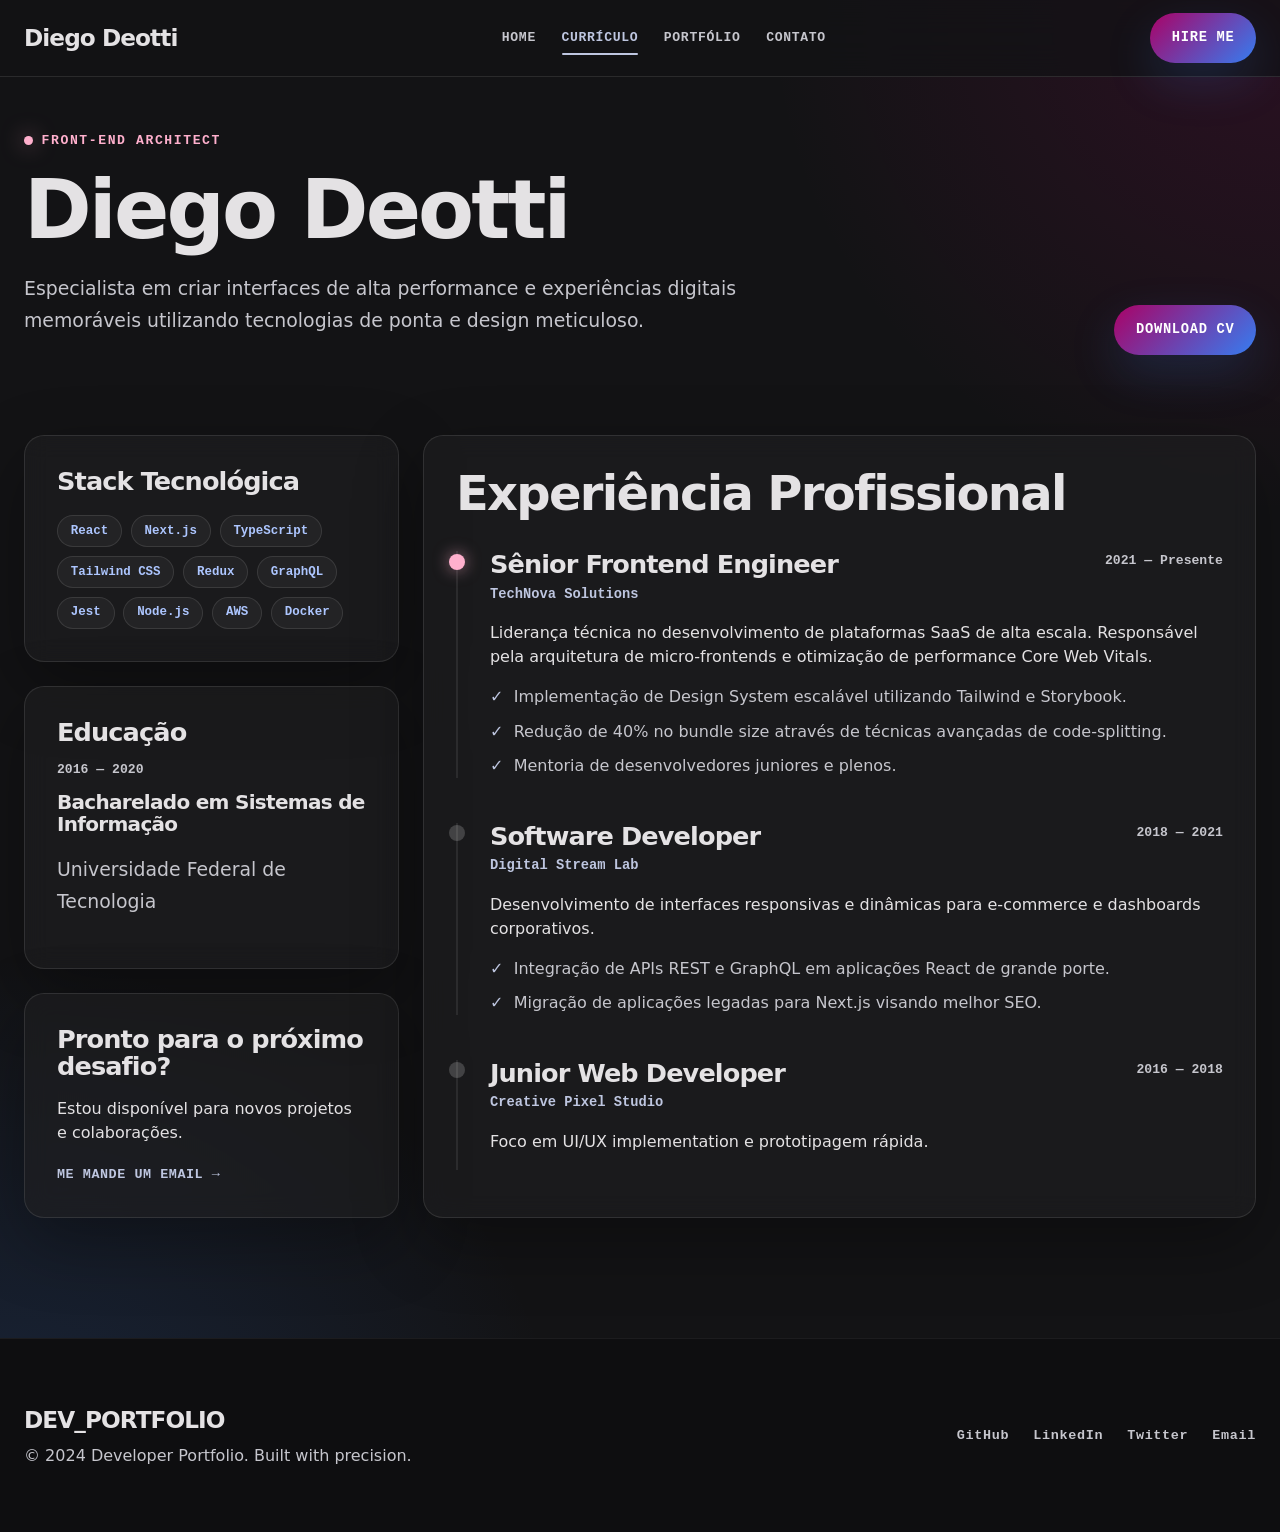
<file: curriculo.html>
<!DOCTYPE html>
<html lang="pt-BR">
<head>
  <meta charset="UTF-8">
  <meta name="viewport" content="width=device-width, initial-scale=1.0">
  <title>Diego Deotti | Currículo</title>
  <meta name="description" content="Currículo de Diego Deotti, Front-end Architect.">
  <link rel="stylesheet" href="css/estilos.css">
</head>
<body>

  <header class="topbar">
    <div class="container topbar-inner">
      <a class="brand" href="index.html">Diego Deotti</a>
      <nav class="nav-links" aria-label="Navegação principal">
        <a href="index.html" class="" >Home</a>
        <a href="curriculo.html" class="active" aria-current="page">Currículo</a>
        <a href="portfolio.html" class="" >Portfólio</a>
        <a href="contato.html" class="" >Contato</a>
      </nav>
      <a class="btn btn-primary" href="contato.html">Hire Me</a>
    </div>
  </header>

  <main class="page">
    <div class="container">
      <header class="resume-header">
        <div>
          <span class="eyebrow">Front-end Architect</span>
          <h1>Diego Deotti</h1>
          <p class="lead">
            Especialista em criar interfaces de alta performance e experiências digitais memoráveis utilizando tecnologias de ponta e design meticuloso.
          </p>
        </div>
        <a class="btn btn-primary" href="#">Download CV</a>
      </header>

      <div class="resume-layout">
        <aside class="side-column" aria-label="Informações complementares do currículo">
          <section class="glass-card resume-card">
            <h3>Stack Tecnológica</h3>
            <div class="tag-list">
              <span class="pill">React</span>
              <span class="pill">Next.js</span>
              <span class="pill">TypeScript</span>
              <span class="pill">Tailwind CSS</span>
              <span class="pill">Redux</span>
              <span class="pill">GraphQL</span>
              <span class="pill">Jest</span>
              <span class="pill">Node.js</span>
              <span class="pill">AWS</span>
              <span class="pill">Docker</span>
            </div>
          </section>

          <section class="glass-card resume-card">
            <h3>Educação</h3>
            <p class="date">2016 — 2020</p>
            <h4>Bacharelado em Sistemas de Informação</h4>
            <p class="lead">Universidade Federal de Tecnologia</p>
          </section>

          <section class="glass-card resume-card">
            <h3>Pronto para o próximo desafio?</h3>
            <p>Estou disponível para novos projetos e colaborações.</p>
            <a class="read-more" href="contato.html">Me mande um email →</a>
          </section>
        </aside>

        <section class="glass-card resume-card" aria-labelledby="experiencia">
          <h2 id="experiencia">Experiência Profissional</h2>

          <div class="timeline">
            <article class="timeline-item">
              <div class="timeline-heading">
                <div>
                  <h3>Sênior Frontend Engineer</h3>
                  <p class="company">TechNova Solutions</p>
                </div>
                <span class="date">2021 — Presente</span>
              </div>
              <p>
                Liderança técnica no desenvolvimento de plataformas SaaS de alta escala. Responsável pela arquitetura de micro-frontends e otimização de performance Core Web Vitals.
              </p>
              <ul class="check-list">
                <li>Implementação de Design System escalável utilizando Tailwind e Storybook.</li>
                <li>Redução de 40% no bundle size através de técnicas avançadas de code-splitting.</li>
                <li>Mentoria de desenvolvedores juniores e plenos.</li>
              </ul>
            </article>

            <article class="timeline-item muted">
              <div class="timeline-heading">
                <div>
                  <h3>Software Developer</h3>
                  <p class="company">Digital Stream Lab</p>
                </div>
                <span class="date">2018 — 2021</span>
              </div>
              <p>
                Desenvolvimento de interfaces responsivas e dinâmicas para e-commerce e dashboards corporativos.
              </p>
              <ul class="check-list">
                <li>Integração de APIs REST e GraphQL em aplicações React de grande porte.</li>
                <li>Migração de aplicações legadas para Next.js visando melhor SEO.</li>
              </ul>
            </article>

            <article class="timeline-item muted">
              <div class="timeline-heading">
                <div>
                  <h3>Junior Web Developer</h3>
                  <p class="company">Creative Pixel Studio</p>
                </div>
                <span class="date">2016 — 2018</span>
              </div>
              <p>Foco em UI/UX implementation e prototipagem rápida.</p>
            </article>
          </div>
        </section>
      </div>
    </div>
  </main>

  <footer class="footer">
    <div class="container footer-inner">
      <div>
        <a class="brand" href="index.html">DEV_PORTFOLIO</a>
        <p>© 2024 Developer Portfolio. Built with precision.</p>
      </div>
      <nav class="social-links" aria-label="Redes sociais">
        <a href="#">GitHub</a>
        <a href="#">LinkedIn</a>
        <a href="#">Twitter</a>
        <a href="contato.html">Email</a>
      </nav>
    </div>
  </footer>

</body>
</html>
</file>
<file: css/estilos.css>
/* =========================================================
   Site convertido para HTML5 + CSS3 puro
   Sem Tailwind, sem Bootstrap, sem JavaScript e sem frameworks
   ========================================================= */

:root {
  --background: #131315;
  --surface: #18181a;
  --surface-low: #1b1b1d;
  --surface-container: #1f1f21;
  --surface-container-high: #2a2a2b;
  --surface-bright: #39393b;
  --text: #e4e2e4;
  --text-muted: #c6c6cd;
  --outline: rgba(255, 255, 255, 0.10);
  --outline-strong: #45464d;
  --primary: #bec6e0;
  --secondary: #ffb0cd;
  --secondary-strong: #aa0266;
  --tertiary: #adc6ff;
  --tertiary-strong: #357df1;
  --shadow: 0 24px 70px rgba(0, 0, 0, 0.32);
  --radius-sm: 0.5rem;
  --radius-md: 0.75rem;
  --radius-lg: 1.25rem;
  --radius-xl: 1.75rem;
  --max-width: 1280px;
  --gutter: 24px;
}

* {
  box-sizing: border-box;
}

html {
  scroll-behavior: smooth;
}

body {
  margin: 0;
  min-height: 100vh;
  background:
    radial-gradient(circle at top right, rgba(170, 2, 102, 0.16), transparent 32rem),
    radial-gradient(circle at bottom left, rgba(53, 125, 241, 0.18), transparent 36rem),
    var(--background);
  color: var(--text);
  font-family: Inter, ui-sans-serif, system-ui, -apple-system, BlinkMacSystemFont, "Segoe UI", sans-serif;
  font-size: 1rem;
  line-height: 1.5;
}

img {
  max-width: 100%;
  display: block;
}

a {
  color: inherit;
  text-decoration: none;
}

button,
input,
textarea {
  font: inherit;
}

::selection {
  color: #fff;
  background: rgba(170, 2, 102, 0.45);
}

/* ---------- Utilitários ---------- */

.container {
  width: min(100% - (var(--gutter) * 2), var(--max-width));
  margin-inline: auto;
}

.page {
  padding-top: 8rem;
  padding-bottom: 7.5rem;
}

.section {
  padding-block: 7.5rem;
}

.section-small {
  padding-block: 4.5rem;
}

.eyebrow {
  display: inline-flex;
  align-items: center;
  gap: 0.55rem;
  margin-bottom: 1rem;
  color: var(--secondary);
  font-family: "JetBrains Mono", ui-monospace, SFMono-Regular, Menlo, Consolas, monospace;
  font-size: 0.82rem;
  font-weight: 700;
  letter-spacing: 0.12em;
  text-transform: uppercase;
}

.eyebrow::before {
  content: "";
  width: 0.55rem;
  height: 0.55rem;
  border-radius: 999px;
  background: var(--secondary);
  box-shadow: 0 0 22px rgba(255, 176, 205, 0.65);
}

.gradient-text {
  background: linear-gradient(135deg, var(--primary), var(--secondary), var(--tertiary));
  -webkit-background-clip: text;
  background-clip: text;
  color: transparent;
}

.lead {
  max-width: 760px;
  color: var(--text-muted);
  font-size: clamp(1.05rem, 1.8vw, 1.18rem);
  line-height: 1.65;
}

.mono {
  font-family: "JetBrains Mono", ui-monospace, SFMono-Regular, Menlo, Consolas, monospace;
  letter-spacing: 0.05em;
}

.card {
  position: relative;
  overflow: hidden;
  border: 1px solid var(--outline);
  border-radius: var(--radius-lg);
  background: rgba(31, 31, 33, 0.72);
  box-shadow: var(--shadow);
}

.glass-card {
  border: 1px solid var(--outline);
  border-radius: var(--radius-lg);
  background: rgba(31, 31, 33, 0.62);
  backdrop-filter: blur(12px);
  box-shadow: var(--shadow);
  transition: transform 220ms ease, border-color 220ms ease, background-color 220ms ease;
}

.glass-card:hover {
  transform: translateY(-4px);
  border-color: rgba(255, 176, 205, 0.55);
  background: rgba(42, 42, 43, 0.72);
}

.btn {
  display: inline-flex;
  align-items: center;
  justify-content: center;
  gap: 0.65rem;
  min-height: 2.75rem;
  padding: 0.9rem 1.35rem;
  border: 1px solid var(--outline-strong);
  border-radius: 999px;
  color: var(--text);
  font-family: "JetBrains Mono", ui-monospace, SFMono-Regular, Menlo, Consolas, monospace;
  font-size: 0.86rem;
  font-weight: 700;
  letter-spacing: 0.05em;
  text-transform: uppercase;
  transition: transform 180ms ease, border-color 180ms ease, background 180ms ease, filter 180ms ease;
}

.btn:hover {
  transform: translateY(-2px);
  border-color: var(--primary);
  background: rgba(255, 255, 255, 0.05);
}

.btn-primary {
  border: 0;
  color: #fff;
  background: linear-gradient(135deg, var(--secondary-strong), var(--tertiary-strong));
  box-shadow: 0 18px 48px rgba(53, 125, 241, 0.18);
}

.btn-primary:hover {
  filter: brightness(1.12) saturate(1.1);
}

/* ---------- Navegação ---------- */

.topbar {
  position: fixed;
  z-index: 100;
  top: 0;
  left: 0;
  width: 100%;
  border-bottom: 1px solid var(--outline);
  background: rgba(19, 19, 21, 0.78);
  backdrop-filter: blur(18px);
}

.topbar-inner {
  display: flex;
  align-items: center;
  justify-content: space-between;
  min-height: 4.75rem;
  gap: 1.25rem;
}

.brand {
  color: var(--text);
  font-family: "Hanken Grotesk", Inter, system-ui, sans-serif;
  font-size: 1.45rem;
  font-weight: 800;
  letter-spacing: -0.04em;
  white-space: nowrap;
}

.nav-links {
  display: flex;
  align-items: center;
  justify-content: center;
  gap: clamp(0.5rem, 2vw, 1.8rem);
}

.nav-links a {
  position: relative;
  color: var(--text-muted);
  font-family: "JetBrains Mono", ui-monospace, SFMono-Regular, Menlo, Consolas, monospace;
  font-size: 0.82rem;
  font-weight: 700;
  letter-spacing: 0.05em;
  text-transform: uppercase;
  transition: color 180ms ease;
}

.nav-links a:hover,
.nav-links a.active {
  color: var(--primary);
}

.nav-links a.active::after {
  content: "";
  position: absolute;
  left: 0;
  right: 0;
  bottom: -0.42rem;
  height: 2px;
  border-radius: 99px;
  background: var(--primary);
}

/* ---------- Rodapé ---------- */

.footer {
  border-top: 1px solid rgba(255, 255, 255, 0.06);
  background: #0e0e10;
}

.footer-inner {
  display: flex;
  align-items: center;
  justify-content: space-between;
  gap: 2rem;
  padding-block: 4rem;
}

.footer p {
  margin: 0.4rem 0 0;
  color: var(--text-muted);
}

.social-links {
  display: flex;
  flex-wrap: wrap;
  justify-content: center;
  gap: 1.5rem;
}

.social-links a {
  color: var(--text-muted);
  font-family: "JetBrains Mono", ui-monospace, SFMono-Regular, Menlo, Consolas, monospace;
  font-size: 0.84rem;
  font-weight: 700;
  letter-spacing: 0.05em;
}

.social-links a:hover {
  color: var(--secondary);
}

/* ---------- Página inicial ---------- */

.hero-home {
  min-height: 100vh;
  display: grid;
  align-items: center;
  padding-top: 5.5rem;
  overflow: hidden;
}

.hero-grid {
  display: grid;
  grid-template-columns: minmax(0, 1.25fr) minmax(330px, 0.75fr);
  align-items: center;
  gap: 4rem;
}

h1,
h2,
h3,
h4 {
  margin: 0;
  font-family: "Hanken Grotesk", Inter, system-ui, sans-serif;
  line-height: 1.08;
  letter-spacing: -0.035em;
}

h1 {
  max-width: 900px;
  font-size: clamp(3rem, 7vw, 5.1rem);
  font-weight: 800;
}

h2 {
  font-size: clamp(2rem, 4.5vw, 3rem);
  font-weight: 800;
}

h3 {
  font-size: clamp(1.35rem, 2vw, 1.6rem);
  font-weight: 700;
}

h4 {
  font-size: 1.25rem;
  font-weight: 700;
}

.hero-actions {
  display: flex;
  flex-wrap: wrap;
  gap: 1rem;
  margin-top: 2rem;
}

.stack-row {
  display: flex;
  align-items: center;
  flex-wrap: wrap;
  gap: 1rem;
  margin-top: 3rem;
  opacity: 0.78;
}

.stack-row strong {
  color: var(--text-muted);
  font-family: "JetBrains Mono", ui-monospace, SFMono-Regular, Menlo, Consolas, monospace;
  font-size: 0.75rem;
  letter-spacing: 0.12em;
  text-transform: uppercase;
}

.stack-pills {
  display: flex;
  flex-wrap: wrap;
  gap: 0.6rem;
}

.pill {
  display: inline-flex;
  align-items: center;
  min-height: 2rem;
  padding: 0.35rem 0.8rem;
  border: 1px solid var(--outline);
  border-radius: 999px;
  color: var(--tertiary);
  background: rgba(255, 255, 255, 0.045);
  font-family: "JetBrains Mono", ui-monospace, SFMono-Regular, Menlo, Consolas, monospace;
  font-size: 0.78rem;
  font-weight: 700;
}

.hero-visual {
  position: relative;
}

.hero-visual .image-frame {
  transform: rotate(3deg);
  border-radius: var(--radius-xl);
  padding: 1rem;
  border: 1px solid var(--outline);
  background: rgba(15, 23, 42, 0.72);
  box-shadow: 0 28px 80px rgba(0, 0, 0, 0.38);
}

.hero-visual img {
  height: min(62vh, 520px);
  width: 100%;
  object-fit: cover;
  border-radius: 1.1rem;
}

.code-card {
  position: absolute;
  left: -3rem;
  bottom: -2rem;
  max-width: 310px;
  padding: 1.25rem;
  transform: rotate(-5deg);
}

.window-dots {
  display: flex;
  gap: 0.4rem;
  margin-bottom: 1rem;
}

.window-dots span {
  width: 0.78rem;
  height: 0.78rem;
  border-radius: 999px;
  background: var(--secondary);
}

.window-dots span:nth-child(2) {
  background: var(--tertiary);
}

.window-dots span:nth-child(3) {
  background: var(--primary);
}

.code-card pre {
  margin: 0;
  color: var(--primary);
  white-space: pre-wrap;
  font-family: "JetBrains Mono", ui-monospace, SFMono-Regular, Menlo, Consolas, monospace;
  font-size: 0.78rem;
  line-height: 1.65;
}

.features-grid {
  display: grid;
  grid-template-columns: repeat(3, 1fr);
  gap: 1.4rem;
}

.feature-card {
  padding: 2rem;
}

.feature-icon {
  display: grid;
  place-items: center;
  width: 3rem;
  height: 3rem;
  margin-bottom: 1.5rem;
  border-radius: 1rem;
  color: var(--text);
  background: linear-gradient(135deg, rgba(170, 2, 102, 0.55), rgba(53, 125, 241, 0.52));
  font-size: 1.35rem;
  font-weight: 800;
}

.feature-card p {
  color: var(--text-muted);
}

/* ---------- Currículo ---------- */

.resume-header {
  display: flex;
  align-items: flex-end;
  justify-content: space-between;
  gap: 2rem;
  margin-bottom: 5rem;
}

.resume-layout {
  display: grid;
  grid-template-columns: minmax(260px, 0.45fr) minmax(0, 1fr);
  gap: 1.5rem;
}

.side-column {
  display: flex;
  flex-direction: column;
  gap: 1.5rem;
}

.resume-card {
  padding: 2rem;
}

.tag-list {
  display: flex;
  flex-wrap: wrap;
  gap: 0.55rem;
  margin-top: 1.25rem;
}

.timeline {
  display: grid;
  gap: 2.8rem;
  margin-top: 2rem;
}

.timeline-item {
  position: relative;
  padding-left: 2rem;
  border-left: 2px solid rgba(255, 255, 255, 0.08);
}

.timeline-item::before {
  content: "";
  position: absolute;
  left: -0.55rem;
  top: 0.15rem;
  width: 1rem;
  height: 1rem;
  border-radius: 999px;
  background: var(--secondary);
  box-shadow: 0 0 16px rgba(255, 176, 205, 0.6);
}

.timeline-item.muted::before {
  background: rgba(255, 255, 255, 0.18);
  box-shadow: none;
}

.timeline-heading {
  display: flex;
  justify-content: space-between;
  gap: 1rem;
  margin-bottom: 0.85rem;
}

.company {
  margin: 0.35rem 0 0;
  color: var(--primary);
  font-family: "JetBrains Mono", ui-monospace, SFMono-Regular, Menlo, Consolas, monospace;
  font-size: 0.86rem;
  font-weight: 700;
}

.date {
  color: var(--text-muted);
  font-family: "JetBrains Mono", ui-monospace, SFMono-Regular, Menlo, Consolas, monospace;
  font-size: 0.82rem;
  font-weight: 700;
  white-space: nowrap;
}

.check-list {
  display: grid;
  gap: 0.65rem;
  margin: 1rem 0 0;
  padding: 0;
  list-style: none;
  color: var(--text-muted);
}

.check-list li {
  display: grid;
  grid-template-columns: auto 1fr;
  gap: 0.65rem;
}

.check-list li::before {
  content: "✓";
  color: var(--primary);
  font-weight: 800;
}

/* ---------- Portfólio ---------- */

.page-intro {
  max-width: 820px;
  margin-bottom: 4rem;
}

.projects-head {
  display: flex;
  justify-content: space-between;
  align-items: end;
  gap: 2rem;
  margin-bottom: 2rem;
}

.projects-grid {
  display: grid;
  grid-template-columns: repeat(3, minmax(0, 1fr));
  gap: 1.5rem;
}

.project-card {
  display: flex;
  flex-direction: column;
  overflow: hidden;
}

.project-image {
  position: relative;
  aspect-ratio: 16 / 10;
  overflow: hidden;
  background: #0e0e10;
}

.project-image img {
  width: 100%;
  height: 100%;
  object-fit: cover;
  transition: transform 420ms ease, opacity 420ms ease;
}

.project-card:hover .project-image img {
  transform: scale(1.08);
  opacity: 0.75;
}

.project-body {
  display: flex;
  flex: 1;
  flex-direction: column;
  padding: 1.5rem;
}

.project-body p {
  color: var(--text-muted);
}

.project-tags {
  display: flex;
  flex-wrap: wrap;
  gap: 0.45rem;
  margin-bottom: 1.1rem;
}

.project-tags span {
  padding: 0.3rem 0.62rem;
  border: 1px solid var(--outline);
  border-radius: 999px;
  color: var(--tertiary);
  background: rgba(255, 255, 255, 0.045);
  font-family: "JetBrains Mono", ui-monospace, SFMono-Regular, Menlo, Consolas, monospace;
  font-size: 0.72rem;
  font-weight: 700;
}

.read-more {
  display: inline-flex;
  align-items: center;
  gap: 0.35rem;
  margin-top: auto;
  color: var(--primary);
  font-family: "JetBrains Mono", ui-monospace, SFMono-Regular, Menlo, Consolas, monospace;
  font-size: 0.84rem;
  font-weight: 800;
  letter-spacing: 0.04em;
  text-transform: uppercase;
}

.read-more:hover {
  color: var(--secondary);
}

/* ---------- Contato ---------- */

.contact-layout {
  display: grid;
  grid-template-columns: minmax(280px, 0.85fr) minmax(0, 1.15fr);
  gap: 1.5rem;
  margin-top: 4rem;
}

.contact-column {
  display: flex;
  flex-direction: column;
  gap: 1.5rem;
}

.contact-card {
  display: grid;
  grid-template-columns: auto 1fr;
  gap: 1.25rem;
  padding: 2rem;
}

.contact-icon {
  display: grid;
  place-items: center;
  width: 3.2rem;
  height: 3.2rem;
  border-radius: 1rem;
  color: var(--primary);
  background: rgba(15, 23, 42, 0.95);
  font-size: 1.4rem;
  font-weight: 800;
}

.contact-card small {
  display: block;
  margin-bottom: 0.4rem;
  color: var(--primary);
  font-family: "JetBrains Mono", ui-monospace, SFMono-Regular, Menlo, Consolas, monospace;
  font-weight: 800;
  letter-spacing: 0.08em;
}

.contact-card p {
  margin: 0.55rem 0 0;
  color: var(--text-muted);
}

.city-card {
  min-height: 260px;
  overflow: hidden;
}

.city-card img {
  position: absolute;
  inset: 0;
  width: 100%;
  height: 100%;
  object-fit: cover;
  filter: grayscale(1);
  opacity: 0.52;
  transition: filter 400ms ease, opacity 400ms ease;
}

.city-card:hover img {
  filter: grayscale(0);
  opacity: 0.72;
}

.city-card::after {
  content: "";
  position: absolute;
  inset: 0;
  background: linear-gradient(to top, rgba(19,19,21,0.95), rgba(19,19,21,0.12));
}

.city-card-content {
  position: absolute;
  z-index: 1;
  left: 2rem;
  bottom: 2rem;
}

.form-card {
  padding: clamp(1.5rem, 4vw, 3rem);
}

.form-grid {
  display: grid;
  grid-template-columns: 1fr 1fr;
  gap: 1.25rem;
}

.form-field {
  display: grid;
  gap: 0.6rem;
  margin-bottom: 1.25rem;
}

label {
  color: var(--text-muted);
  font-family: "JetBrains Mono", ui-monospace, SFMono-Regular, Menlo, Consolas, monospace;
  font-size: 0.78rem;
  font-weight: 800;
  letter-spacing: 0.08em;
  text-transform: uppercase;
}

input,
textarea {
  width: 100%;
  border: 1px solid var(--outline);
  border-radius: var(--radius-sm);
  outline: none;
  color: var(--text);
  background: rgba(19, 19, 21, 0.65);
  padding: 0.95rem 1rem;
  transition: border-color 180ms ease, box-shadow 180ms ease;
}

textarea {
  min-height: 170px;
  resize: vertical;
}

input:focus,
textarea:focus {
  border-color: var(--primary);
  box-shadow: 0 0 0 4px rgba(190, 198, 224, 0.11);
}

::placeholder {
  color: rgba(228, 226, 228, 0.34);
}

/* ---------- Responsivo ---------- */

@media (max-width: 980px) {
  .hero-grid,
  .resume-layout,
  .contact-layout {
    grid-template-columns: 1fr;
  }

  .hero-visual {
    display: none;
  }

  .features-grid,
  .projects-grid {
    grid-template-columns: 1fr 1fr;
  }

  .resume-header {
    align-items: flex-start;
    flex-direction: column;
  }
}

@media (max-width: 720px) {
  :root {
    --gutter: 18px;
  }

  .topbar-inner {
    align-items: flex-start;
    flex-direction: column;
    padding-block: 1rem;
  }

  .nav-links {
    width: 100%;
    justify-content: flex-start;
    flex-wrap: wrap;
  }

  .topbar .btn {
    width: 100%;
  }

  .page {
    padding-top: 12.5rem;
    padding-bottom: 4rem;
  }

  .hero-home {
    min-height: auto;
    padding-top: 13rem;
    padding-bottom: 4rem;
  }

  .section {
    padding-block: 4rem;
  }

  .features-grid,
  .projects-grid,
  .form-grid {
    grid-template-columns: 1fr;
  }

  .projects-head,
  .timeline-heading,
  .footer-inner {
    align-items: flex-start;
    flex-direction: column;
  }

  .footer-inner {
    text-align: left;
  }

  .contact-card {
    grid-template-columns: 1fr;
  }

  h1 {
    font-size: clamp(2.65rem, 14vw, 4rem);
  }
}

@media (prefers-reduced-motion: reduce) {
  *,
  *::before,
  *::after {
    scroll-behavior: auto !important;
    transition: none !important;
    animation: none !important;
  }
}
</file>
